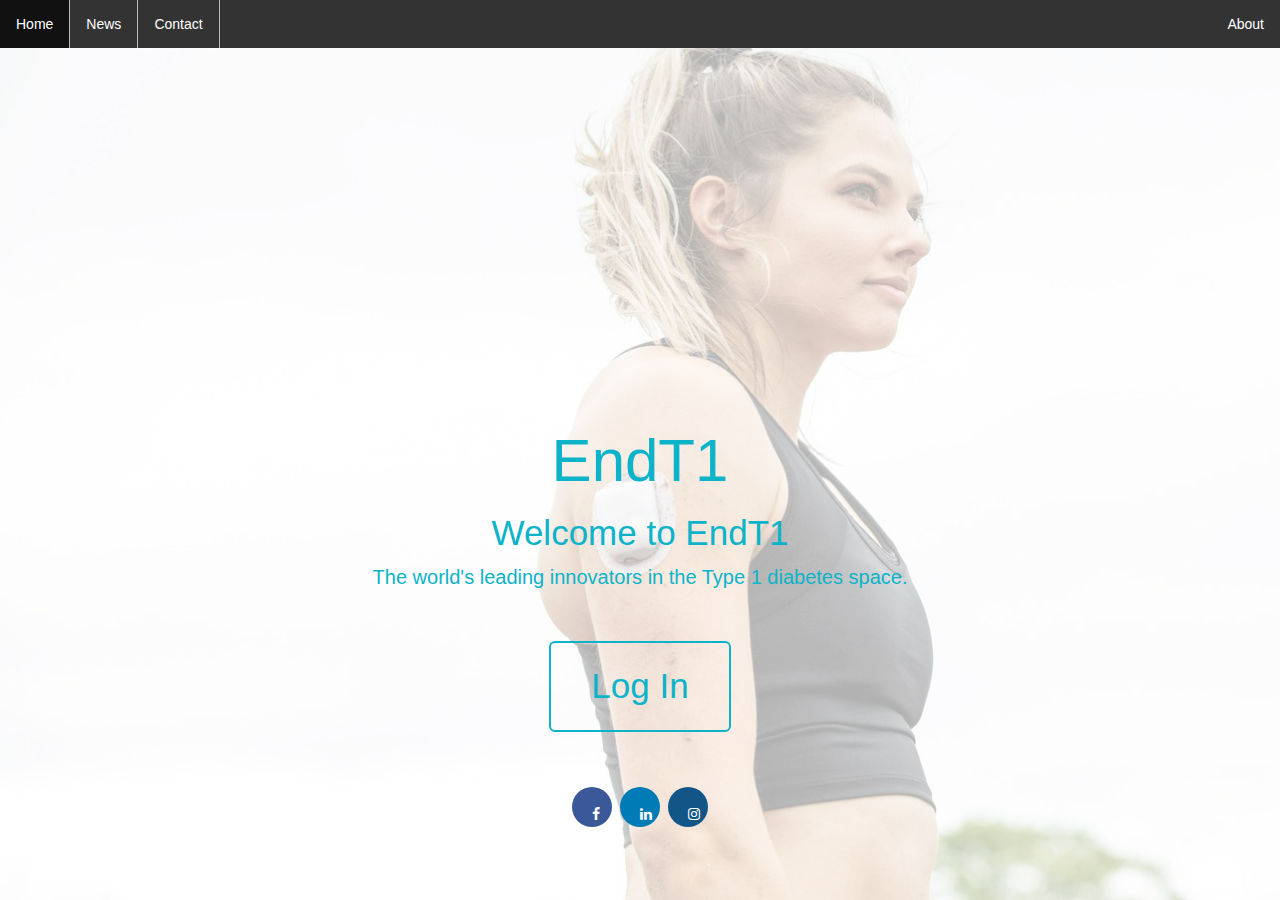
<file: index.html>
<!DOCTYPE html>
<html lang="en">
<head>
  <title>EndT1</title>
  <meta charset="utf-8">
  <meta name="viewport" content="width=device-width, initial-scale=1">
  <link rel="stylesheet" href="https://maxcdn.bootstrapcdn.com/bootstrap/3.4.1/css/bootstrap.min.css">
  <script src="https://ajax.googleapis.com/ajax/libs/jquery/3.4.1/jquery.min.js"></script>
  <script src="https://maxcdn.bootstrapcdn.com/bootstrap/3.4.1/js/bootstrap.min.js"></script>
  <link rel="stylesheet" type="text/css" href="css/style.css">
  <link rel="stylesheet" href="https://cdnjs.cloudflare.com/ajax/libs/font-awesome/4.7.0/css/font-awesome.min.css">

<style>

body {
  background-color: transparent;
}

html {
  background-image:url('img/landing_op.png');
  background-size: cover;
  background-repeat: no-repeat;
  min-height:100%;
}
    
ul {
  list-style-type: none;
  margin: 0;
  padding: 0;
  overflow: hidden;
  background-color: #333;
}

li {
  float: left;
}

li a {
  display: block;
  color: white;
  text-align: center;
  padding: 14px 16px;
  text-decoration: none;
}

/* Change the link color to #111 (black) on hover */
li a:hover {
  background-color: #111;
  color: white;
  text-decoration: none;
}

li {
  border-right: 1px solid #bbb;
}

li:last-child {
  border-right: none;
}

</style>

<ul>
  <li><a href="#home"> Home </a></li>
  <li><a href="#news"> News </a></li>
  <li><a href="contact.html"> Contact </a></li>
  <li style="float:right"><a class="active" href="#about"> About </a></li>
</ul>

</head>
<body>

<div class="container">
  <div class="row">
    <div class="col-sm-12" style="margin-top:40vh">
      <h1 class="text-center blue">EndT1</h1>
      <h3 class="text-center blue">Welcome to EndT1</h3>
      <p class="subtext text-center blue">The world's leading innovators in the Type 1 diabetes space.</p>
      <button type="button" class="center-block btn btn-lg log-in blue" onclick="location.href='login.html'">Log In</button>
      <div class="social-container text-center" style="margin-bottom:30px">
        <a href="#" class="fa fa-facebook facebook circ"></a>
        <a href="#" class="fa fa-linkedin linkedin circ"></a>
        <a href="#" class="fa fa-instagram instagram circ"></a>
      </div>
    </div>
  </div>
</div>

</body>
</html>
</file>
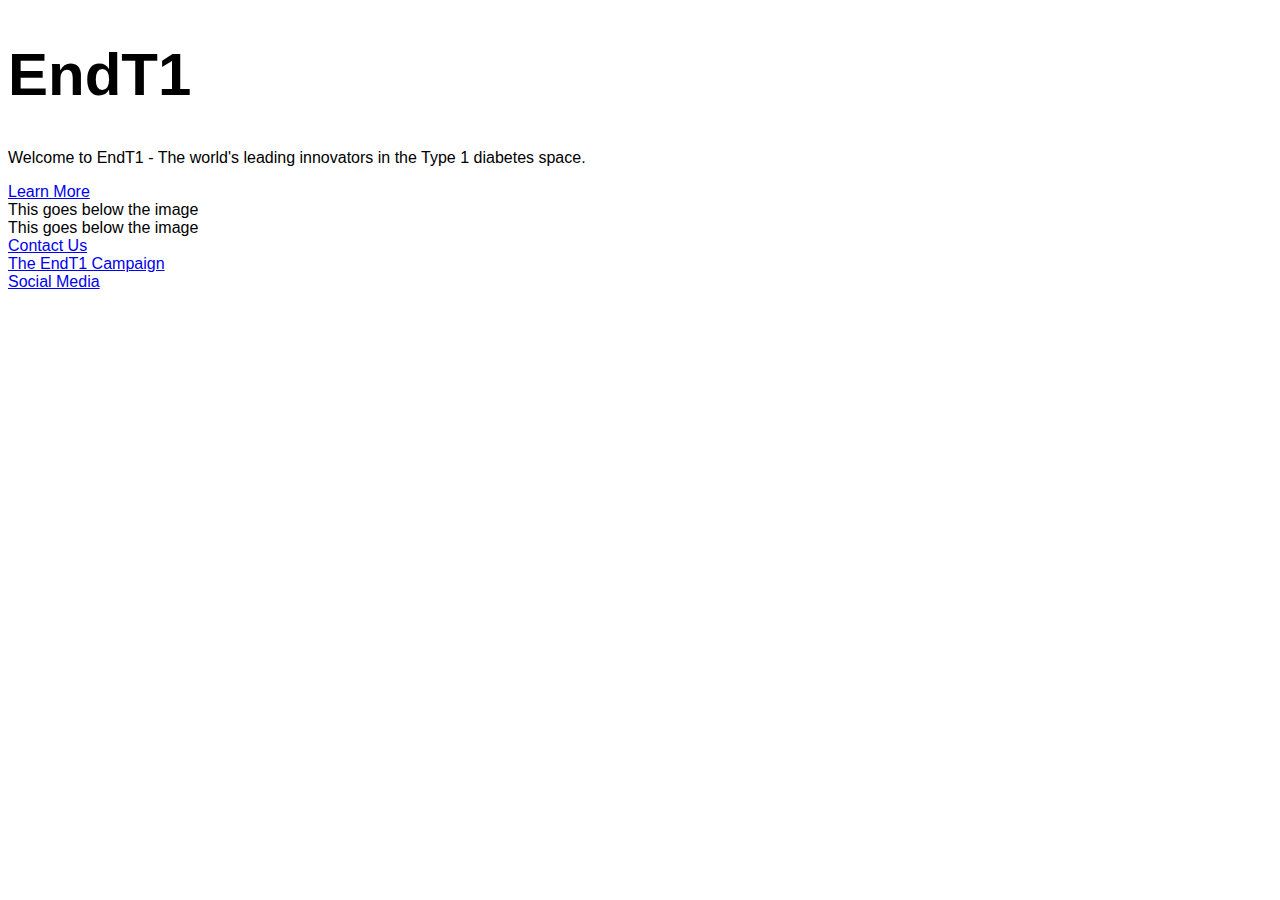
<file: endt1/index.html>
<!DOCTYPE html>
<html>
<head>
  <meta charset="utf-8" />
  <meta name="viewport" content="width=device-width, initial-scale=1.0" />
  <meta http-equiv="X-UA-Compatible" content="ie=edge" />
  <link rel="stylesheet" href="../css/style.css" />

  <title>EndT1</title>
</head>

<body>
  <header id="showcase">

    </header>
  <header id="inner-module">
    <h1>EndT1</h1>
    <p>
      Welcome to EndT1 - The world's leading innovators in the Type 1 diabetes space.
      </p>
    <a href="#" class="button">Learn More</a>

  </header>
    <section id="section-a">
      This goes below the image
    </section>
    <section id="section-b">
      This goes below the image
    </section>
    <section id="section-c">
      <div class="box-1">
        <a href="#" class="button">Contact Us</a>

      </div>
      <div class="box-2">
        <a href="#" class="button">The EndT1 Campaign</a>
      </div>
      <div class="box-3">
        <a href="#" class="button">Social Media</a>
      </div>
    </section>

  </body>
</html>
</file>
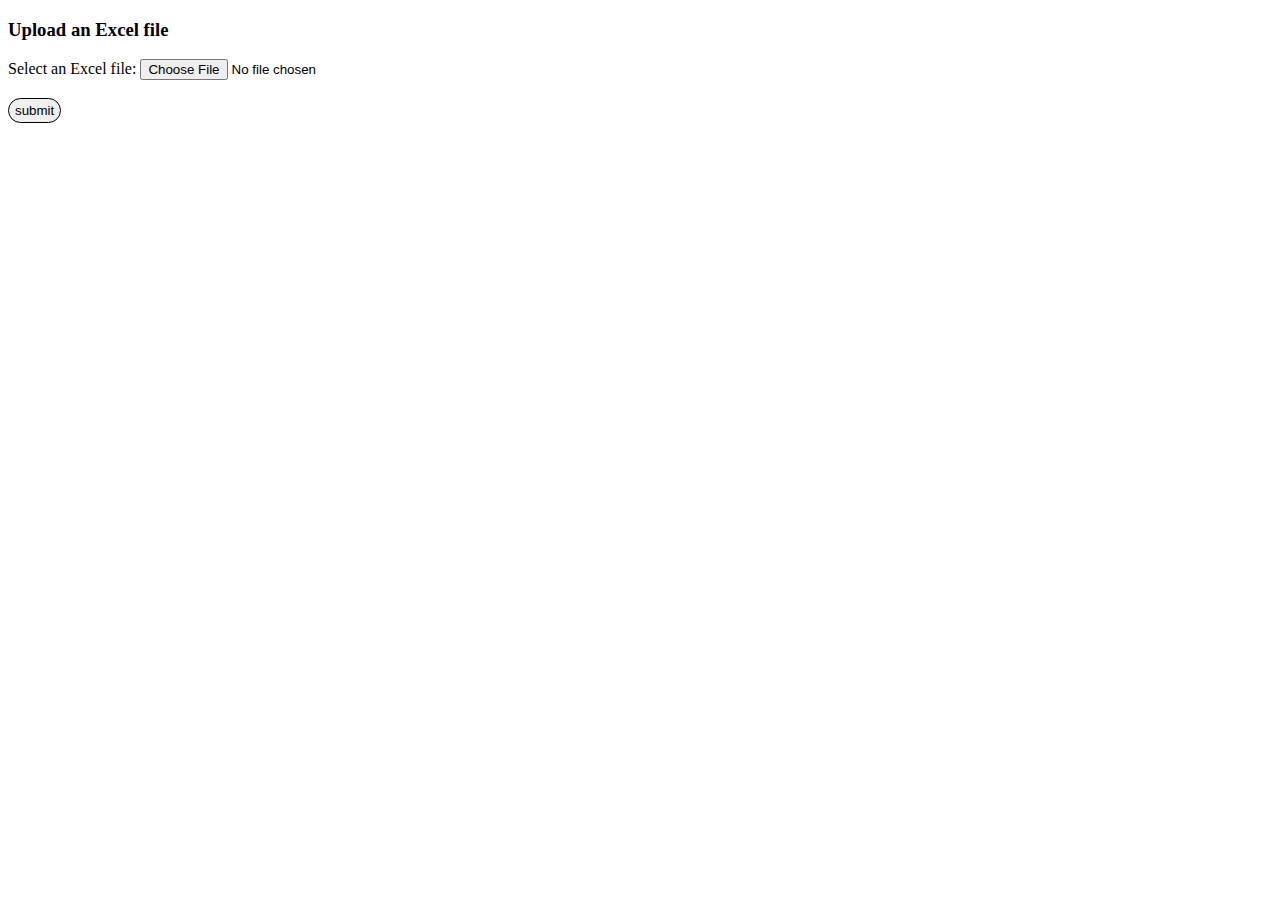
<file: admin.html>
<!DOCTYPE html>
<HTML>
	<TITLE> Upload+Parse </TITLE>
<HEAD>
  
<STYLE>
	input[type=submit] {
  	color: black;
  	border-radius: 15px;	
  	cursor: pointer;
  	border: 1.5px solid black;
  	margin-left: 0px;
  	height: 25px;
}

</STYLE>

<BODY>

<h3>Upload an Excel file</h3>

<form method="POST" action="excel_f.php">
  <label for="excel">Select an Excel file:</label>
  <input type="file" name="excel">
  <br><br>
  <input type="submit" value="submit">
</form>

</BODY>

</HEAD>
</HTML>
</file>
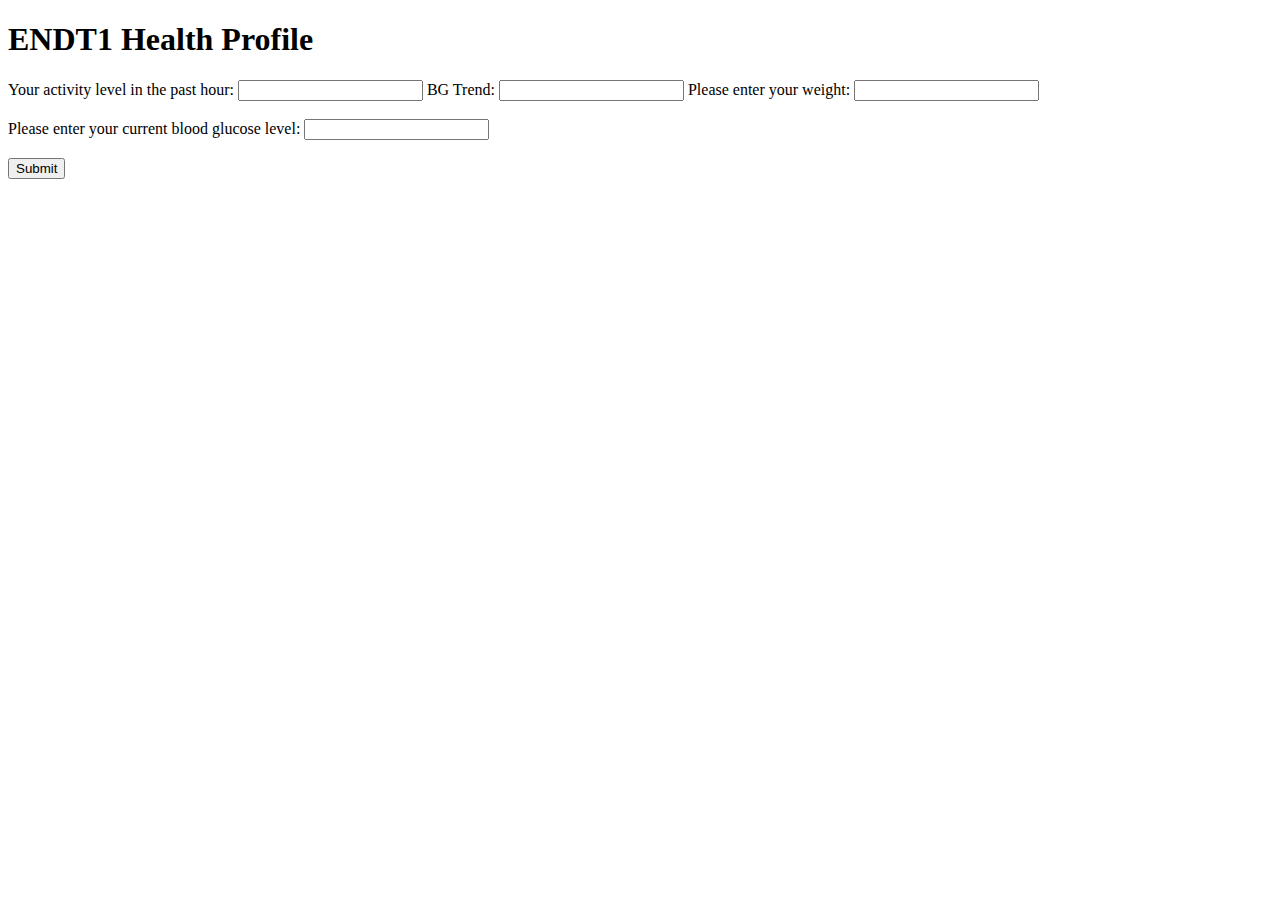
<file: Algo.html>
<!DOCTYPE html>
<html>
<head>
  <Title>ENDT1 Algo Webpage</Title>
  </head>

<body>

  <h1>ENDT1 Health Profile</h1>
  <form action="algo_f.php" method="POST">
    Your activity level in the past hour:
    <!--
    <select id="activityLevel">
      <option value="1">1</option>
      <option value="2">2</option>
      <option value="3">3</option>
      <option value="4">4</option>
      <option value="5">5</option>
      <option value="6">6</option>
      <option value="7">7</option>
      <option value="8">8</option>
      <option value="9">9</option>
      <option value="10">10</option>
    </select><br /><br />
    -->
    <input type="number" name="activityLevel"/>
    BG Trend:
    <input type="number" name="bgTrend"/>
    <!--
    <select id="bgTrend">
      <option value="0">&#x27A1;</option>
      <option value="-2">&#x2B07;</option>
      <option value="-1">&#x2B07;&#x2B07;</option>
      <option value="2">&#x2B06;&#x2B06;</option>
      <option value="1">&#x2B06;</option>
    </select><br /><br />
    -->
    Please enter your weight:
    <input type="number" name="weight" /><br /><br />
    Please enter your current blood glucose level:
    <input type="number" name="bgLevel" /><br /><br />
    <input type="submit" / />
    </form>

  </body>
</html>
</file>
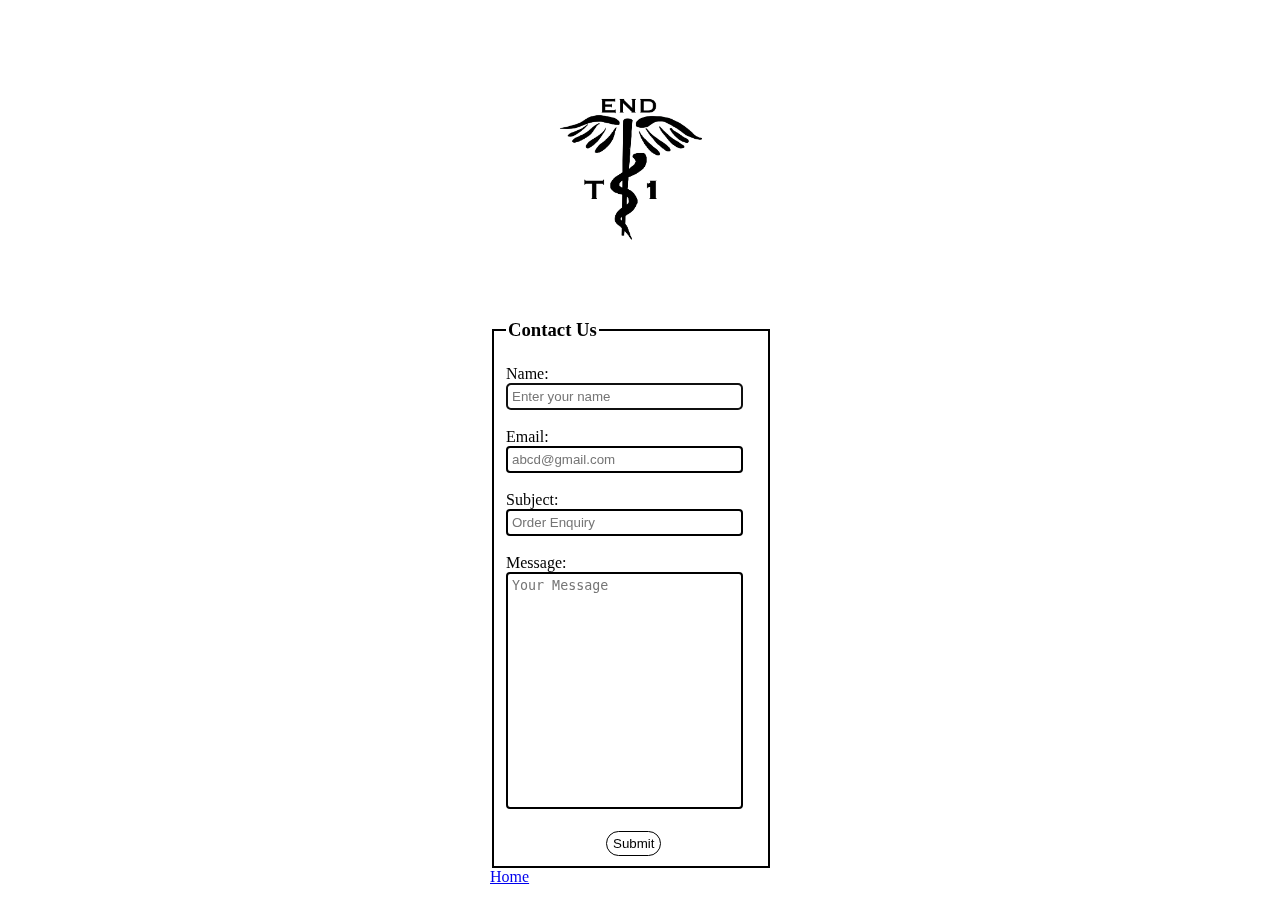
<file: contact.html>
<!DOCTYPE html>
<HTML>
<HEAD>
    <TITLE> Contact Us </TITLE>
<STYLE>

input[type=text], input[type=email], textarea {
	  width: 90%;
	  border: 2px solid black;
	  border-radius: 4px;	
	  padding: 4px;
 	  color: black;

      resize: none;
}

input[type=submit] {
	background-color: white;
  	color: black;
  	border-radius: 15px;	
  	cursor: pointer;
  	margin-left: 100px;
  	border: 1.5px solid black;
  	height: 25px;
}

img {
   	position: fixed;
    top: 10%;
    margin-left: 60px;
}

div {
   	height: 200px;
    width: 400px;
   	position: fixed;
    top: 50%;
    left: 50%;
    margin-top: -150px;
    margin-left: -150px;
}

fieldset { 
  	display: block;
  	border: 2px solid;
}

</STYLE>
</HEAD>

<BODY bgcolor=white>

<DIV>
  <img src="img/Logo.png" style="width:160px;height:160px;">

  <FORM name="contact" method="POST" action="contact.php">
    <fieldset style="width:250px" form=contact>
      <legend><H3> Contact Us </H3></legend> 
      <label for="name"> Name: </label>
      <INPUT type="text" name="name" placeholder="Enter your name" required="required" pattern="[a-zA-Z][a-zA-Z0-9_.@]{1,20}" autofocus="autofocus"/>
      <BR/><BR/>
      <label for="email"> Email: </label>
      <INPUT type="email" name="email" placeholder="abcd@gmail.com" required="required"/>
      <BR/><BR>
      <label for="subject"> Subject: </label>
      <INPUT type="text" name="subject" placeholder="Order Enquiry" required="required"/>
      <BR><BR>
      <label for="message"> Message: </label>
      <TEXTAREA name="message" placeholder="Your Message" required="required" rows="15"></TEXTAREA>
      <BR><BR>
      <INPUT type="submit" value="Submit"/>
     </fieldset>
  </FORM>

  <a href="index.html" target="_blank"> Home </a> 
</DIV>

</BODY>
</HTML>
</file>
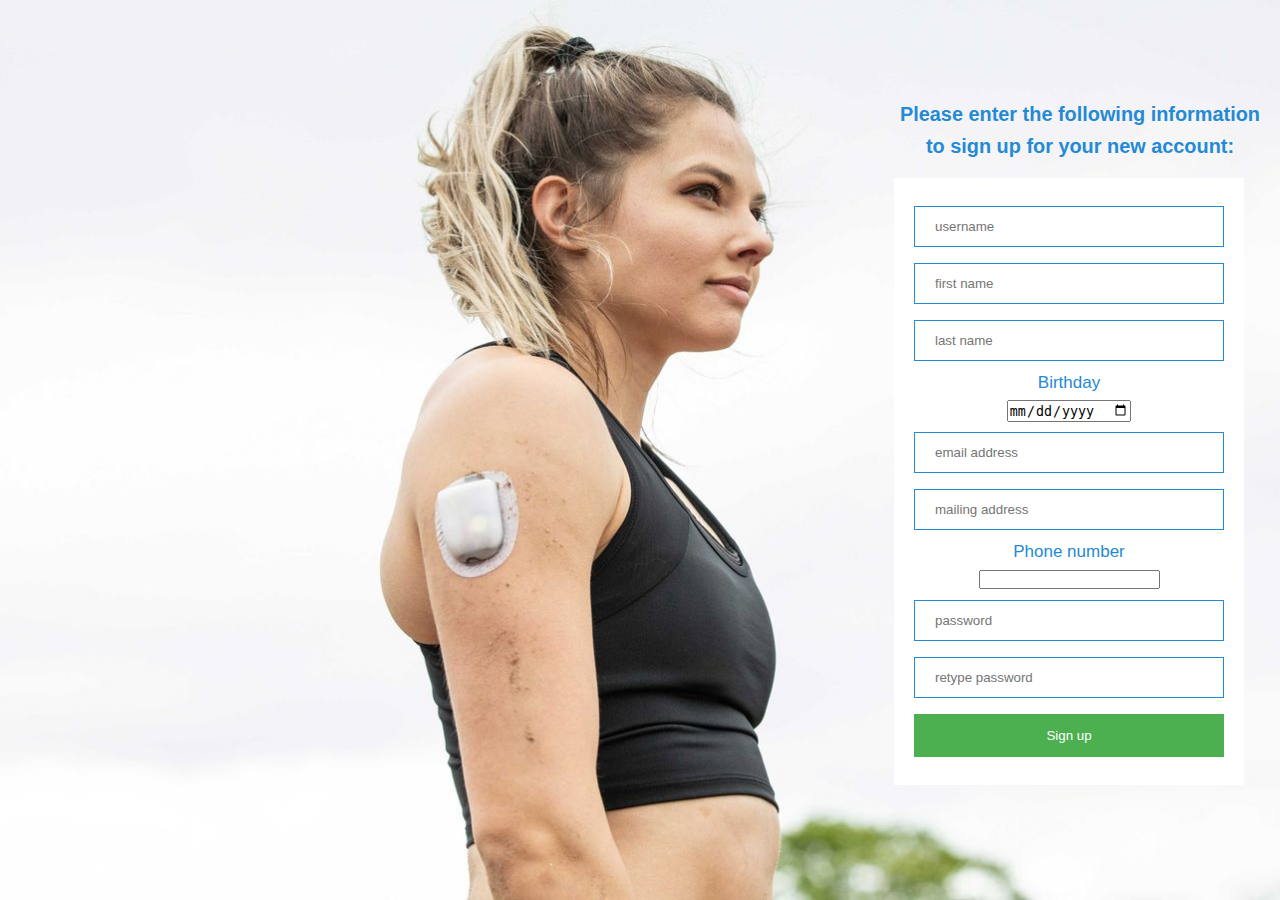
<file: emp_signup.html>
<!DOCTYPE html>
<html>
<head>

</head>

<body>
<!-- needed info from emp:
     -username
     -ssn
     -password
     -fname,lname
     -address
     -email
     -phone number
     -bdate
-->


</body>
<header id="showcase">
<link rel="stylesheet" href="css/old_style.css" />
<center><H3>Please enter the following information <br/> to sign up for your new account:</H3></center>
<div class="container" id="signup" style="text-align: center;">

<form name="signupForm" method="POST"
      action="signup_f.php" style="border: 20px solid #fff" class="frm" onSubmit="return checkPassword(signupForm)">

<input type="text" id = "user" name="login" placeholder="username" required/>
<br/>
<input type="text" id = "fname" name="fname" placeholder="first name" required/>
<br/>
<input type="text" id = "lname" name="lname" placeholder="last name" required/>
<br/>
Birthday
<br/>
<input type="date" id = "bdate" name="bdate" required/>
<br/>
<input type="text" id = "email" name="email" placeholder="email address" required/>
<br/>
<input type="text" id = "address" name="address" placeholder="mailing address" required/>
<br/>
Phone number
<br/>
<input type="tel" id = "phone" name="phone" required/>
<br/>
<input type="password" id = "pass" name="pass" placeholder="password" required/>
<br/>
<input type="password" id = "pass2" name="pass2" placeholder="retype password" required/>
<br/>
<button type="submit">Sign up</button>

</form>
</div>
</header>

</html>
</file>
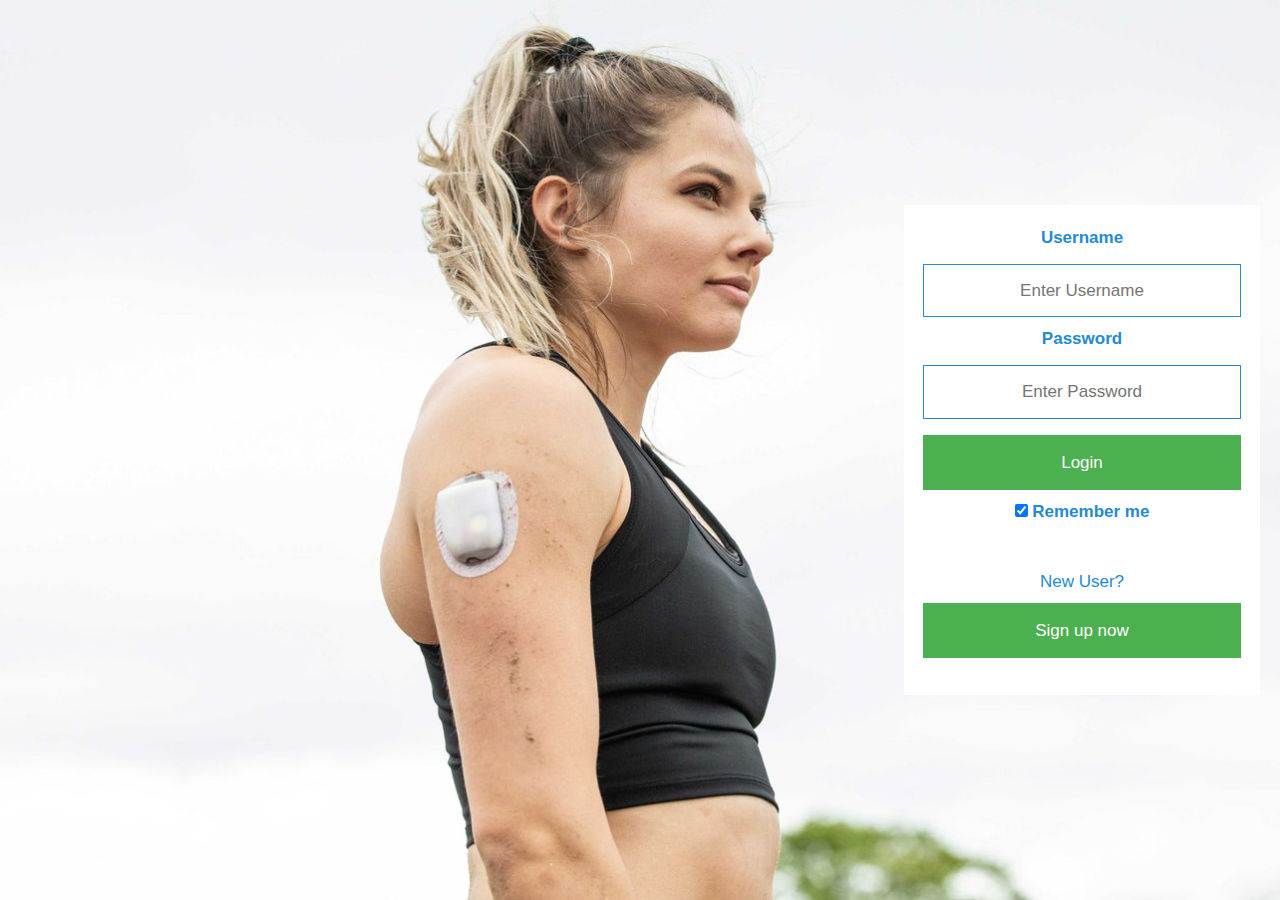
<file: login.html>
<!DOCTYPE html>
<html>
<head>
  <meta charset="utf-8">
  <meta name="viewport" content="width=device-width, initial-scale=1">
  <link rel="stylesheet" href="https://maxcdn.bootstrapcdn.com/bootstrap/3.4.1/css/bootstrap.min.css">
  <script src="https://ajax.googleapis.com/ajax/libs/jquery/3.4.1/jquery.min.js"></script>
  <script src="https://maxcdn.bootstrapcdn.com/bootstrap/3.4.1/js/bootstrap.min.js"></script>
  <title>Login</title>
<head/>
<!--
<body>
<div style="text-align:center; background-color:rgba(80, 30, 125, 0.5); padding:12px; border:2px dotted black">
    <h1>Log In to Your Account</h1>
        <form method="POST" action="login_f.php">

                <input type="text" name="login" placeholder="Username" /><br/><br/>
                <input type="text" name="password" placeholder="Password" /><br/><br/>
                <input type="submit" value="Log In" />

        </form>

    <h2>
        Don't have an account? <br/>
        <button><a href="signup.html">Sign Up</a></button>
    </h2>
</div>

</body>
-->
<body>
  <header id="showcase">
    <link rel="stylesheet" href="css/old_style.css" />
      <form action="login_f.php" method="POST" class="frm">
      <div class="container" style="text-align: center;">
        <label for="username"><b>Username</b></label>
        <input type="text" style="text-align: center;" placeholder="Enter Username" name="username" required>

        <label for="password"><b>Password</b></label>
        <input type="password" style="text-align: center;" placeholder="Enter Password" name="password" required>

        <button type="submit">Login</button>
        <label>
          <input type="checkbox" checked="checked" name="remember"> Remember me
        </label>
      </div>
    </form>
    <form action="signup.html">
    <div class="container" style="text-align: center;">
      <p>New User? <button type="submit">Sign up now</button>
    </div>
    </form>
    </header>


  </body>

</html>
</file>
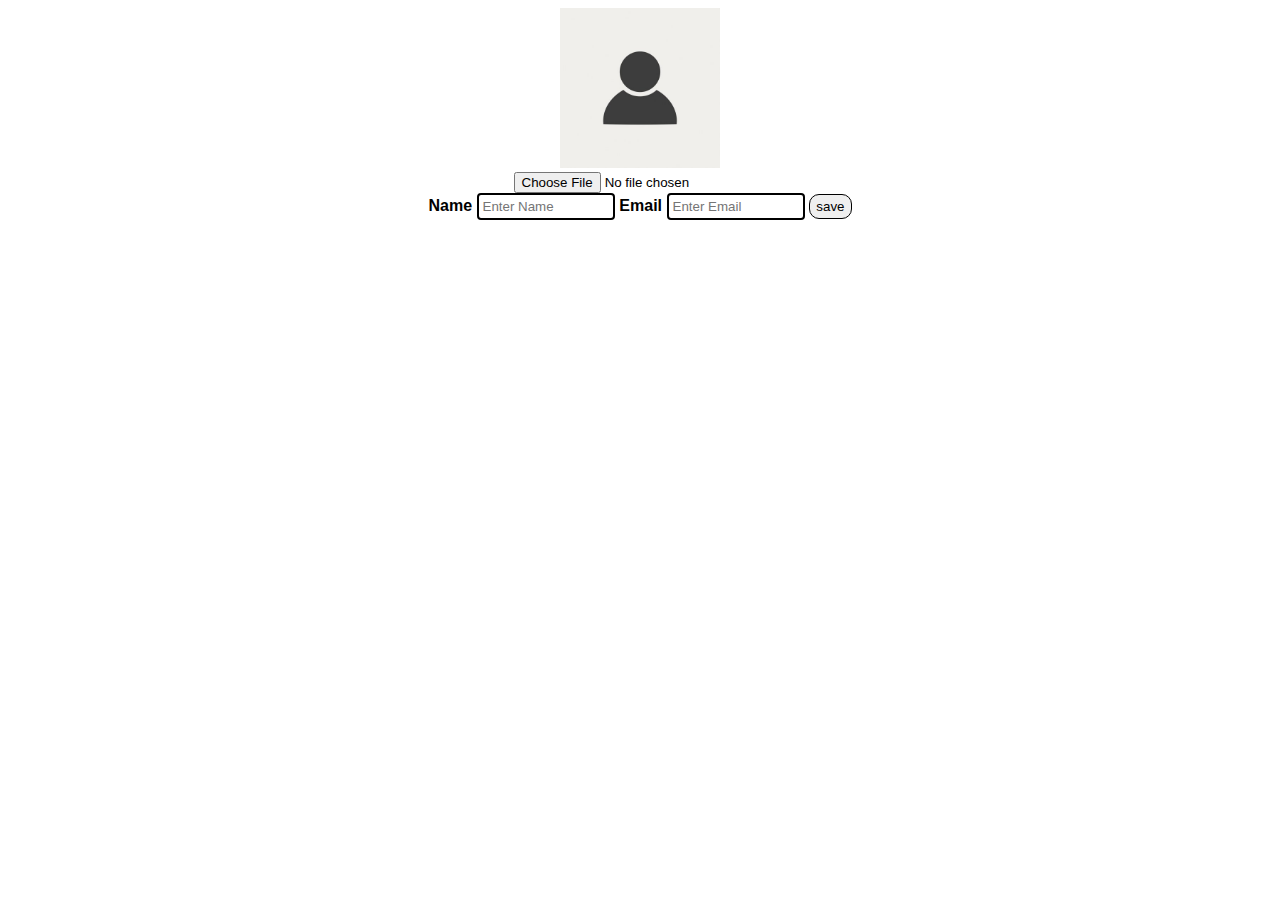
<file: profile.html>
<!DOCTYPE html>
<HTML>
<HEAD>
    <TITLE>Your ENDT1 Profile</TITLE>
<STYLE>
  input[type=text] {
    width: 10%;
    color: black;
    border: 2px solid black;
    border-radius: 4px;
    padding: 4px;
  }

  input[type=submit] {
      background-color: ;
      color: black;
      border-radius: 10px;
      cursor: pointer;
      border: 1.5px solid black;
      height: 25px;
  }

</STYLE>
</HEAD>

<BODY bgcolor="white" style="text-align:center;">

<HEADER id="profile-showcase">
  <link rel="stylesheet" href="../css/style.css" />
  <!-- profile photo goes at top of page-->
  <script src="https://ajax.googleapis.com/ajax/libs/jquery/2.1.1/jquery.min.js"></script>

  <div id="profile-container">
     <img src="img/profile_placeholder.jpg" style="width:160px;height:160px;">
  </div>
  <input id="imageUpload" type="file" name="profile_photo" placeholder="Photo" required="required" capture>

  <!-- profile information goes here-->
  <FORM action="profile.html" method="POST" class="frm">
  <div class="container" style="text-align:center;">
    <label for="uname"><b> Name </b></label>
    <input type="text" name="uname" placeholder="Enter Name" required="required">
    <label for="email"><b> Email </b></label>
    <input type="text" name="psw" placeholder="Enter Email" required="required">
    <INPUT type="submit" href="profile.html" value="save"/>
  </div>
  </FORM>

</HEADER>

</BODY>

</HTML>
</file>
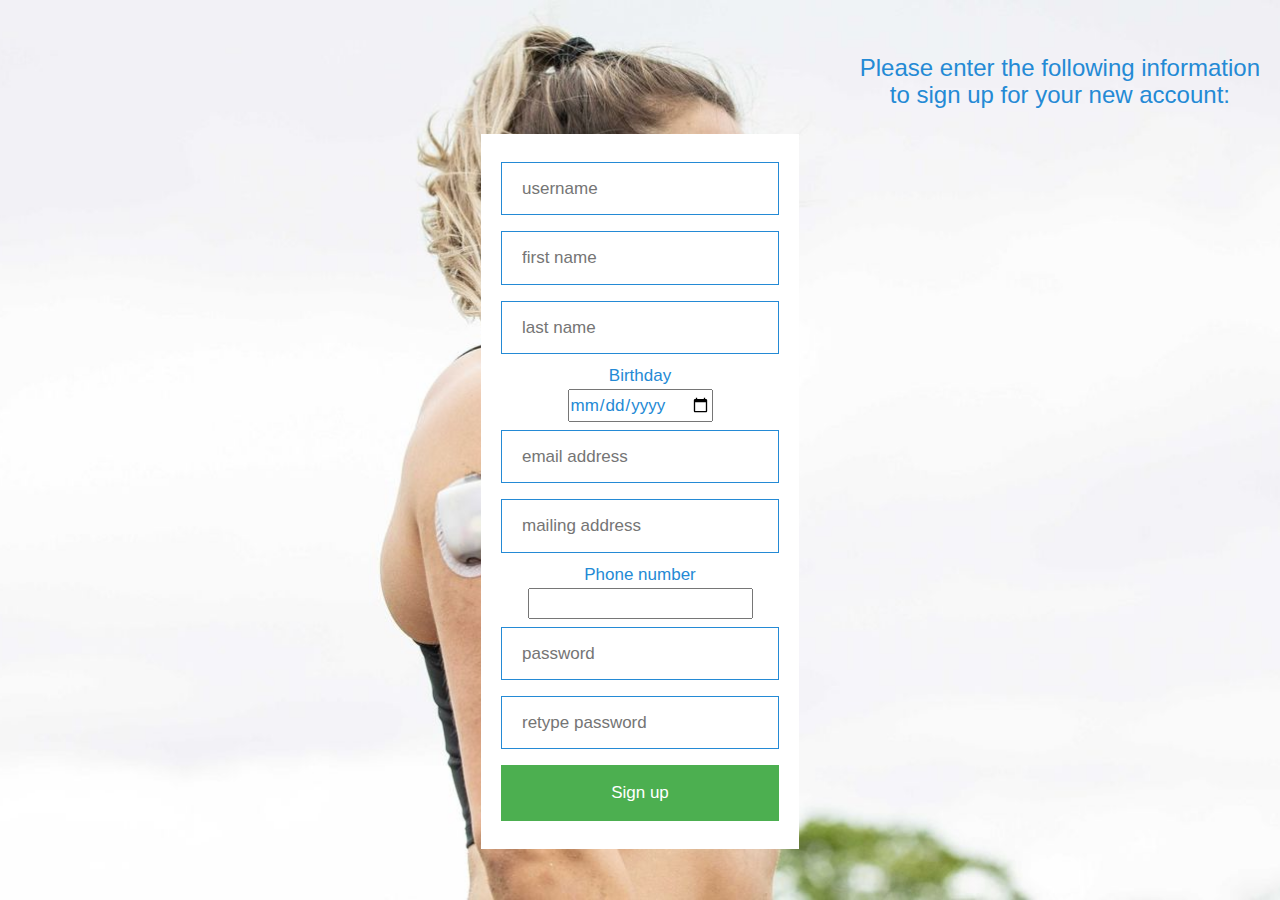
<file: signup.html>
<!DOCTYPE html>
<html>
<head>

  <meta charset="utf-8">
  <meta name="viewport" content="width=device-width, initial-scale=1">
  <link rel="stylesheet" href="https://maxcdn.bootstrapcdn.com/bootstrap/3.4.1/css/bootstrap.min.css">
  <script src="https://ajax.googleapis.com/ajax/libs/jquery/3.4.1/jquery.min.js"></script>
  <script src="https://maxcdn.bootstrapcdn.com/bootstrap/3.4.1/js/bootstrap.min.js"></script>
  <title>Signup Page</title>

<script>
	// Function to check Whether both passwords
  // is same or not.
            function checkPassword(form) {
                password1 = form.pass.value;
                password2 = form.pass2.value;

                // If password not entered
                if (password1 == '')
                    alert ("Please enter Password");

                // If confirm password not entered
                else if (password2 == '')
                    alert ("Please enter confirm password");

                // If Not same return False.
                else if (password1 != password2) {
                    alert ("\nPassword did not match: Please try again...")
                    return false;
                }

                // If same return True.
                else{
                    return true;

                }
            }
</script>

</head>

<body>
<header id="showcase">
<link rel="stylesheet" href="css/old_style.css" />
<center><H3>Please enter the following information <br/> to sign up for your new account:</H3></center>
<div class="container" id="signup" style="text-align: center;">

<form name="signupForm" method="POST"
      action="signup_f.php" style="border: 20px solid #fff" onSubmit="return checkPassword(signupForm)">

<input type="text" id = "user" name="login" placeholder="username" required/>
<br/>
<input type="text" id = "fname" name="fname" placeholder="first name" required/>
<br/>
<input type="text" id = "lname" name="lname" placeholder="last name" required/>
<br/>
Birthday
<br/>
<input type="date" id = "bdate" name="bdate" required/>
<br/>
<input type="text" id = "email" name="email" placeholder="email address" required/>
<br/>
<input type="text" id = "address" name="address" placeholder="mailing address" required/>
<br/>
Phone number
<br/>
<input type="tel" id = "phone" name="phone" required/>
<br/>
<input type="password" id = "pass" name="pass" placeholder="password" required/>
<br/>
<input type="password" id = "pass2" name="pass2" placeholder="retype password" required/>
<br/>
<button type="submit">Sign up</button>

</form>
</div>
</header>
</body>
</html>
</file>
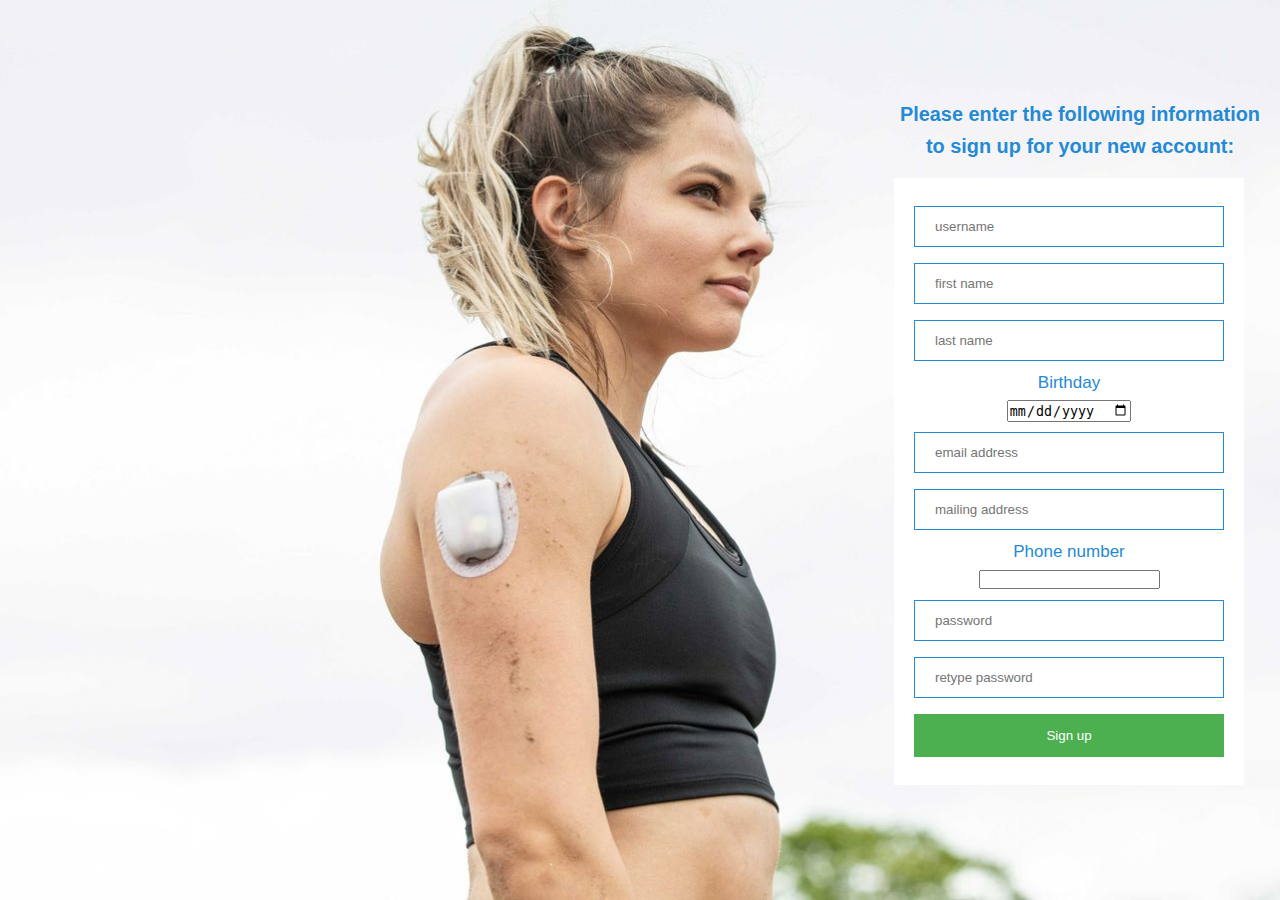
<file: user_signup.html>
<!DOCTYPE html>
<html>
<head>

  <meta charset="utf-8">
  <meta name="viewport" content="width=device-width, initial-scale=1">
  <script src="https://ajax.googleapis.com/ajax/libs/jquery/3.4.1/jquery.min.js"></script>
  <script src="https://maxcdn.bootstrapcdn.com/bootstrap/3.4.1/js/bootstrap.min.js"></script>
  <title>Sign Up</title>

<script>
	// Function to check Whether both passwords
  // is same or not.
            function checkPassword(form) {
                password1 = form.pass.value;
                password2 = form.pass2.value;

                // If password not entered
                if (password1 == '')
                    alert ("Please enter Password");

                // If confirm password not entered
                else if (password2 == '')
                    alert ("Please enter confirm password");

                // If Not same return False.
                else if (password1 != password2) {
                    alert ("\nPassword did not match: Please try again...")
                    return false;
                }

                // If same return True.
                else{
                    return true;

                }
            }
</script>

</head>

<body>
<header id="showcase">
<link rel="stylesheet" href="css/old_style.css" />
<center><H3>Please enter the following information <br/> to sign up for your new account:</H3></center>
<div class="container" id="signup" style="text-align: center;">

<form name="signupForm" method="POST"
      action="signup_f.php" style="border: 20px solid #fff" class="frm" onSubmit="return checkPassword(signupForm)">

<input type="text" id = "user" name="login" placeholder="username" required/>
<br/>
<input type="text" id = "fname" name="fname" placeholder="first name" required/>
<br/>
<input type="text" id = "lname" name="lname" placeholder="last name" required/>
<br/>
Birthday
<br/>
<input type="date" id = "bdate" name="bdate" required/>
<br/>
<input type="text" id = "email" name="email" placeholder="email address" required/>
<br/>
<input type="text" id = "address" name="address" placeholder="mailing address" required/>
<br/>
Phone number
<br/>
<input type="tel" id = "phone" name="phone" required/>
<br/>
<input type="password" id = "pass" name="pass" placeholder="password" required/>
<br/>
<input type="password" id = "pass2" name="pass2" placeholder="retype password" required/>
<br/>
<button type="submit">Sign up</button>

</form>
</div>
</header>
</body>
</html>
</file>
<file: css/style.css>
:root {
  --blue: #0cb3c9;
}

@import url('https://fonts.googleapis.com/css?family=Titillium+Web:200,200i,300,300i,400,400i,600,600i,700,700i,900&display=swap');


* {
  font-family: 'Titillium Web', sans-serif;
}


h1 {
  font-size: 60px;
}

h3 {
  font-size: 35px;
}

.subtext {
  font-size: 20px;
  font-weight: 200;
}

.blue {
  color: var(--blue);
}

.log-in {
  background-color: transparent;
  border: var(--blue) 2px solid;
  padding: 20px 40px;
  font-size: 35px;
  margin-top: 50px;
  margin-bottom: 50px;
  transition: 0.25s;
}

.log-in:hover {
  background-color: var(--blue);
  color: white;
  transition: 0.25s;
}


.facebook {
  background: #3B5998;
  color: white;
}

.linkedin {
  background: #007bb5;
  color: white;
}

.instagram {
  background: #125688;
  color: white;
}

.circ:hover {
    opacity: 0.7;
}

.circ {
  padding: 20px;
  font-size: 30px;
  width: 30px;
  height: 30px;
  text-align: center;
  text-decoration: none;
  margin: 5px 2px;
  border-radius: 50%;
}
</file>
<file: css/old_style.css>
*{
  margin:0;
  padding:0;
}

body{
  margin:0;
  font-family: Arial, "Helvetica Neue", Helvetica, sans-serif;
  font-size: 17px;
  color:#248AD5;
  line-height: 1.6;
}

#showcase{
  background-image:url('../img/landing img.jpg');
  background-size:cover;
  background-position:center;
  height:100vh;
  display:flex;
  flex-direction:column;
  justify-content: center;
  align-items: flex-end;
  text-align: center;
  padding:0 20px;
  z-index: -1;
}



#inner-module {
  display:flex;
  flex-direction:column;
  justify-content: center;
  align-items: center;
  text-align: center;
  position: absolute;
  left:20%;
  top: 35%;
  width: 100%
  padding:0 20px;
  z-index: 1;
}

#inner-module h1{
  font-size: 50px;
  line-height: 1.2;
}

#inner-module p{
  font-size: 20px;
}

#inner-module .button{
  font-size: 18px;
  text-decoration: none;
  color:#248AD5;
  border:#248AD5 1px solid;
  padding:10px 20px;
  border-radius: 10px;
  margin-top: 20px;
}

#inner-module .button:hover{
  background:#248AD5;
  color:#fff;
}

#section-a{
  padding:20px;
  background:#248AD5;
  color:#fff;
  text-align: center;
}

#section-b{
  padding:20px;
  background:#fff;
  color:#248AD5;
  text-align: center;
}

#section-c{
  display: flex;
}

#section-c .box-1, #section-c .box-3{
  background:#248AD5;
  color:#fff;
  padding:20px;
}

form {
  border: 3px solid #fff;
  background-color: #fff;
}

/* Full-width inputs */
input[type=text], input[type=password] {
  width: 100%;
  padding: 12px 20px;
  margin: 8px 0;
  display: inline-block;
  border: 1px solid #248AD5;
  box-sizing: border-box;
}

/* Set a style for all buttons */
button {
  background-color: #4CAF50;
  color: white;
  padding: 14px 20px;
  margin: 8px 0;
  border: none;
  cursor: pointer;
  width: 100%;
}

/* Add a hover effect for buttons */
button:hover {
  opacity: 0.8;
}

/* Center the avatar image inside this container */
.imgcontainer {
  text-align: center;
  margin: 12px 0 12px 0;
  width: 50px;
  height: 50px;
}

/* Add padding to containers */
.container {
  padding: 16px;
  width: 350px;
  align-items: flex-end;
}

/* Change styles for span and cancel button on extra small screens */
@media screen and (max-width: 300px) {
  span.psw {
    display: block;
    float: right;
  }
  .cancelbtn {
    width: 100%;
  }
}

#showcase .frm {
  align-content: center;

}

#profile-showcase {
  display:flex;
  flex-direction:column;
  justify-content: center;
  align-items: center;
  text-align: center;
  margin-top: 25vh;
  padding:0 20px;
  z-index: -1;
}

#subscribe-showcase {
  display:flex;
  flex-direction:column;
  justify-content: center;
  align-items: center;
  text-align: center;
  padding:0 20px;
  z-index: -1;
}
</file>
